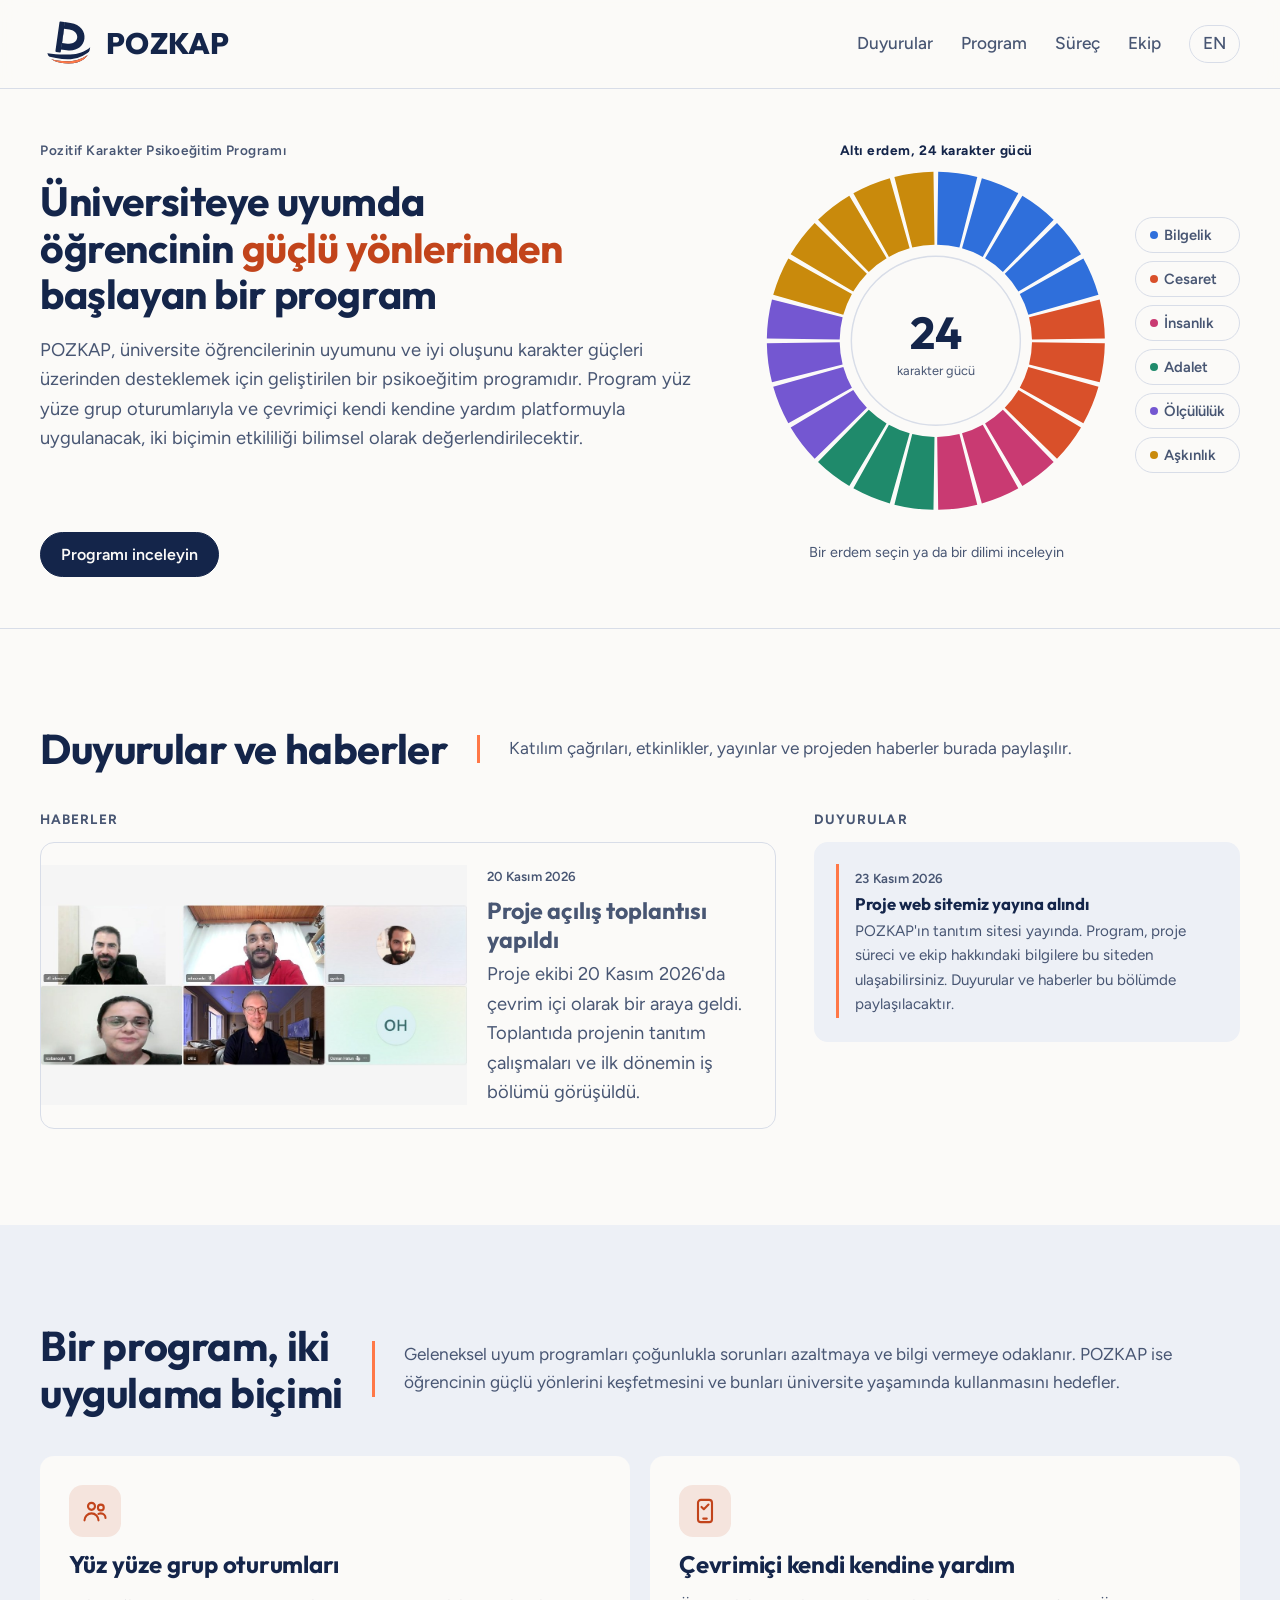
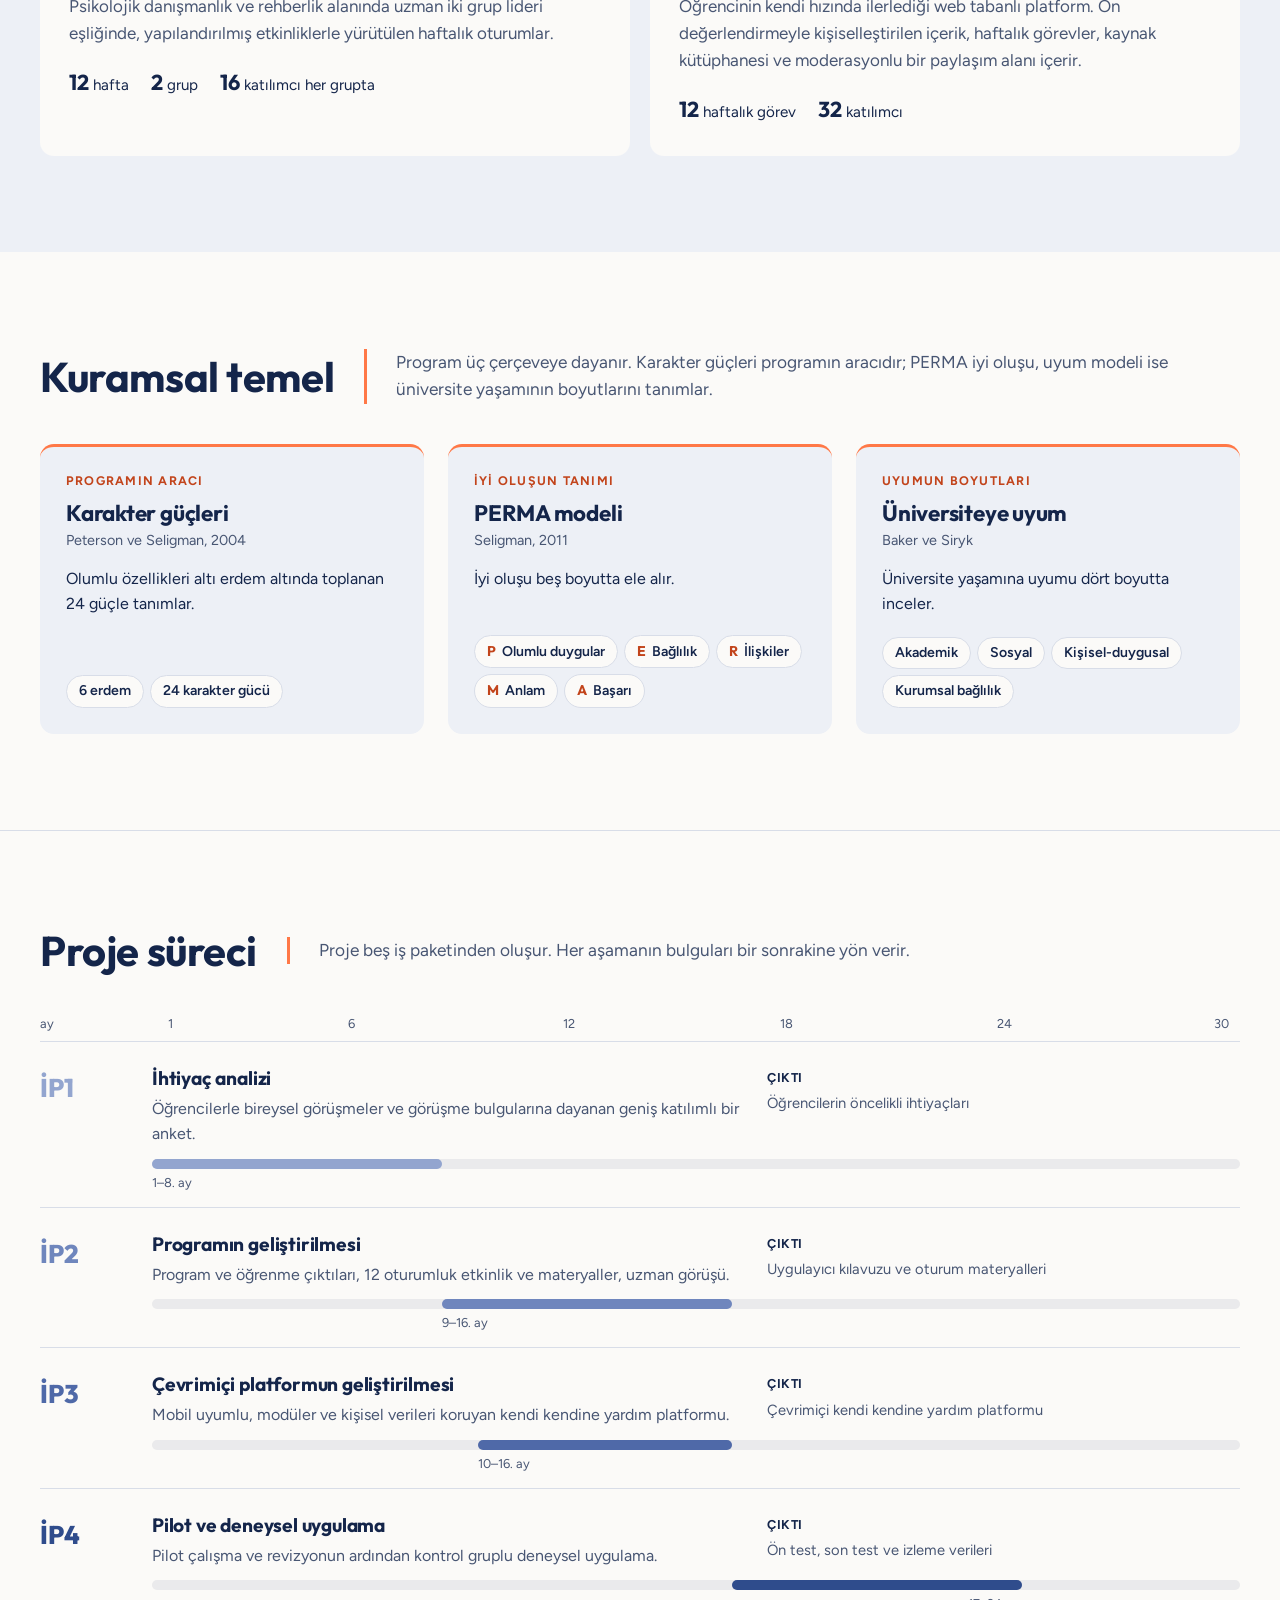
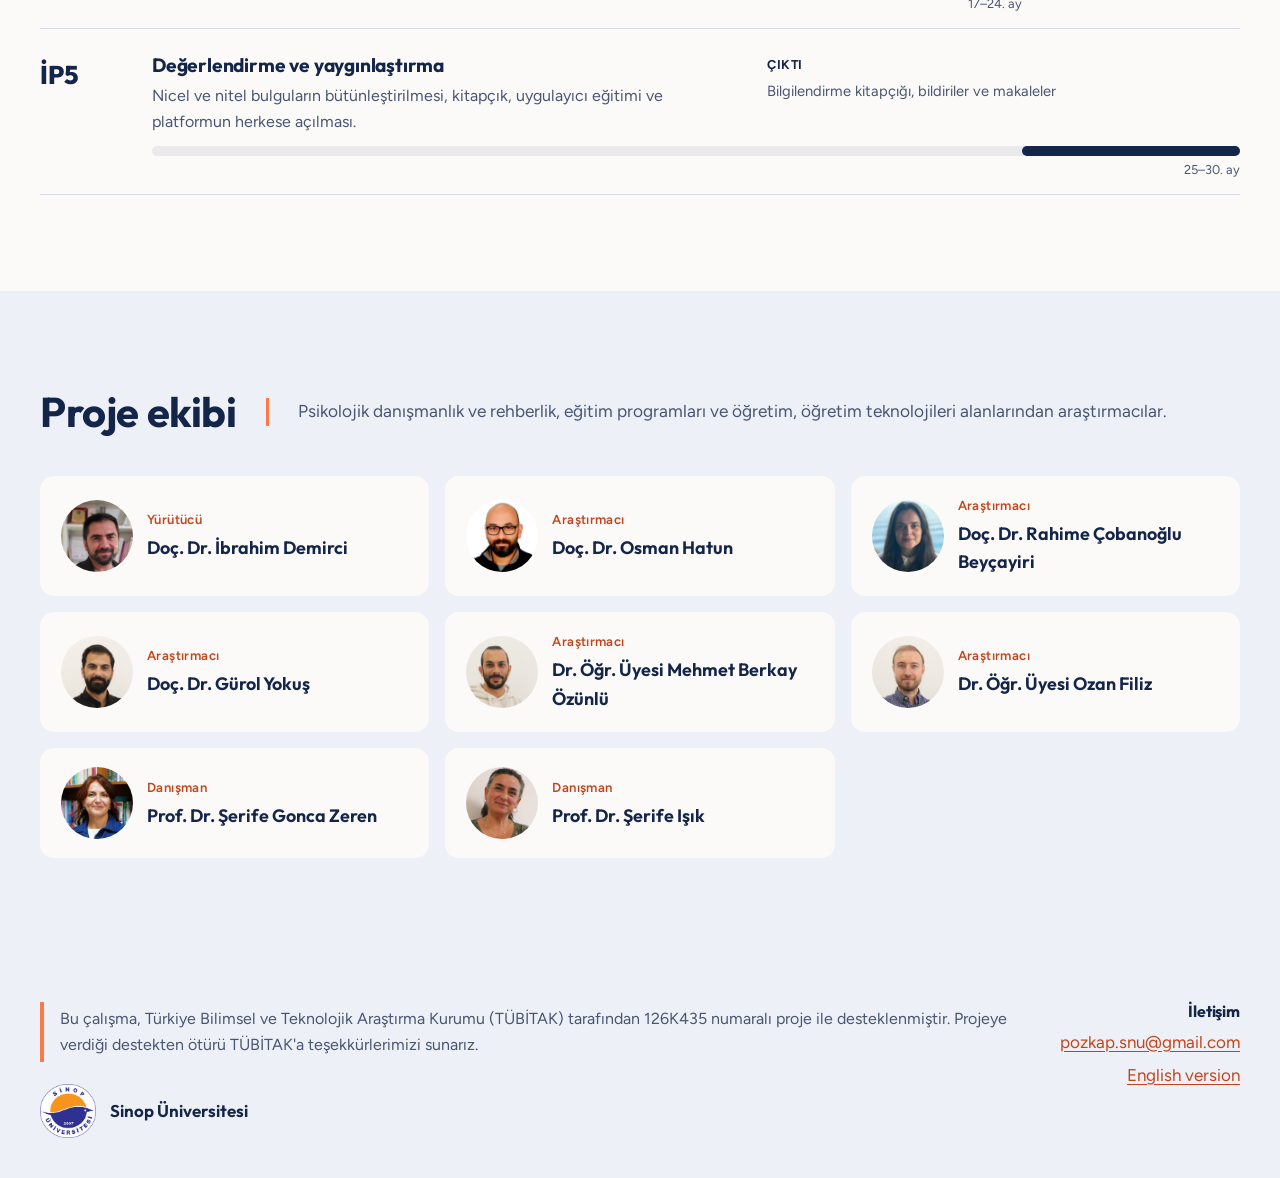
<file: index.html>
<!doctype html>
<html lang="tr">
<head>
<meta charset="utf-8">
<script>document.documentElement.classList.add("js")</script>
<meta name="viewport" content="width=device-width, initial-scale=1">
<title>POZKAP | Pozitif Karakter Psikoeğitim Programı</title>
<meta name="description" content="Üniversite öğrencilerinin uyumunu ve iyi oluşunu karakter güçleriyle destekleyen, yüz yüze ve çevrimiçi uygulanan psikoeğitim programı. Sinop Üniversitesi, TÜBİTAK 3501 projesi.">
<meta property="og:description" content="Üniversite öğrencilerinin uyumunu ve iyi oluşunu karakter güçleriyle destekleyen, yüz yüze ve çevrimiçi uygulanan psikoeğitim programı. Sinop Üniversitesi, TÜBİTAK 3501 projesi.">
<link rel="alternate" hreflang="en" href="en/">
<link rel="preconnect" href="https://fonts.googleapis.com">
<link rel="preconnect" href="https://fonts.gstatic.com" crossorigin>
<link href="https://fonts.googleapis.com/css2?family=Outfit:wght@500;600;700;800&family=Figtree:wght@400;500;600&display=swap" rel="stylesheet">
<link rel="stylesheet" href="style.css?v=15">
<meta name="theme-color" content="#fbfaf8" media="(prefers-color-scheme: light)">
<meta name="theme-color" content="#0f1b33" media="(prefers-color-scheme: dark)">
<meta property="og:type" content="website">
<meta property="og:title" content="POZKAP | Pozitif Karakter Psikoeğitim Programı">
<meta property="og:url" content="https://pozkap.github.io/">
<meta property="og:image" content="https://pozkap.github.io/assets/og.png?v=2">
<meta name="twitter:card" content="summary_large_image">
<link rel="icon" href="favicon.svg" type="image/svg+xml">
</head>
<body>
<a class="skip" href="#icerik">İçeriğe geç</a>

<header class="top">
  <div class="wrap">
    <a class="brand" href="#" aria-label="POZKAP ana sayfa">
      <svg class="brand-mark" viewBox="-170 -170 340 340" aria-hidden="true"><defs><mask id="bm" maskUnits="userSpaceOnUse" x="-170" y="-170" width="340" height="340"><rect x="-170" y="-170" width="340" height="340" fill="#fff"/><path d="M-150,84 C-70,112 -14,114 24,112 C72,110 112,94 166,44" fill="none" stroke="#000" stroke-width="12"/></mask><clipPath id="bc"><path d="M-150,84 C-70,112 -14,114 24,112 C72,110 112,94 166,44 L166,170 L-150,170Z"/></clipPath></defs>
<g transform="translate(0,-10)"><g fill="currentColor" transform="rotate(8 -57 64)"><rect x="-74" y="-132" width="34" height="194" rx="5"/><path fill-rule="evenodd" d="M-42,-132 H-4 C58,-132 96,-93 96,-45 C96,3 58,42 -4,42 H-42 Z M-40,-90 H-6 C28,-90 50,-70 50,-45 C50,-20 28,0 -6,0 H-40 Z"/></g><path mask="url(#bm)" d="M-124,68 C-80,76 -30,78 20,76 C70,74 112,60 146,30 C138,96 92,132 10,132 C-62,132 -110,112 -124,68 Z" fill="currentColor"/><g clip-path="url(#bc)"><path mask="url(#bm)" d="M-124,68 C-80,76 -30,78 20,76 C70,74 112,60 146,30 C138,96 92,132 10,132 C-62,132 -110,112 -124,68 Z" fill="#ff7847"/></g></g></svg>
      POZKAP
    </a>
    <nav aria-label="Ana menü">
      <a href="#duyurular" class="hide-sm">Duyurular</a>
      <a href="#program">Program</a>
      <a href="#surec" class="hide-sm">Süreç</a>
      <a href="#ekip">Ekip</a>
      <a class="lang" href="en/" lang="en" hreflang="en">EN</a>
    </nav>
  </div>
</header>

<main id="icerik">
  <section class="hero">
    <div class="wrap">
      <div>
        <p class="eyebrow">Pozitif Karakter Psikoeğitim Programı</p>
        <h1>Üniversiteye uyumda öğrencinin <em>güçlü yönlerinden</em> başlayan bir program</h1>
        <p class="lead">POZKAP, üniversite öğrencilerinin uyumunu ve iyi oluşunu karakter güçleri üzerinden desteklemek için geliştirilen bir psikoeğitim programıdır. Program yüz yüze grup oturumlarıyla ve çevrimiçi kendi kendine yardım platformuyla uygulanacak, iki biçimin etkililiği bilimsel olarak değerlendirilecektir.</p>
        <div class="cta-row">
          <a class="btn primary" href="#program">Programı inceleyin</a>
        </div>
      </div>

      <figure class="strengths" aria-labelledby="guc-baslik">
        <div class="strengths-head">
          <strong id="guc-baslik">Altı erdem, 24 karakter gücü</strong>
        </div>
        <div class="wheel-wrap"><div class="wheel-center" aria-live="polite"><b class="big">24</b><span>karakter gücü</span></div></div>
        <ul class="field" id="field">
          <li class="bilgelik">Yaratıcılık</li><li class="bilgelik">Merak</li><li class="bilgelik">Açık fikirlilik</li><li class="bilgelik">Öğrenme sevgisi</li><li class="bilgelik">Bakış açısı</li>
          <li class="cesaret">Cesaret</li><li class="cesaret">Azim</li><li class="cesaret">Dürüstlük</li><li class="cesaret">Zindelik</li>
          <li class="insanlik">Sevgi</li><li class="insanlik">İyilikseverlik</li><li class="insanlik">Sosyal zekâ</li>
          <li class="adalet">Takım çalışması</li><li class="adalet">Hakkaniyet</li><li class="adalet">Liderlik</li>
          <li class="olculuk">Affedicilik</li><li class="olculuk">Alçakgönüllülük</li><li class="olculuk">İhtiyatlılık</li><li class="olculuk">Öz düzenleme</li>
          <li class="askinlik">Güzelliği takdir</li><li class="askinlik">Şükran</li><li class="askinlik">Umut</li><li class="askinlik">Mizah</li><li class="askinlik">Maneviyat</li>
        </ul>
        <ul class="virtues" aria-label="Erdeme göre vurgula">
          <li><button type="button" class="bilgelik" data-v="bilgelik" aria-pressed="false">Bilgelik</button></li>
          <li><button type="button" class="cesaret" data-v="cesaret" aria-pressed="false">Cesaret</button></li>
          <li><button type="button" class="insanlik" data-v="insanlik" aria-pressed="false">İnsanlık</button></li>
          <li><button type="button" class="adalet" data-v="adalet" aria-pressed="false">Adalet</button></li>
          <li><button type="button" class="olculuk" data-v="olculuk" aria-pressed="false">Ölçülülük</button></li>
          <li><button type="button" class="askinlik" data-v="askinlik" aria-pressed="false">Aşkınlık</button></li>
        </ul>
        <p class="strengths-hint">Bir erdem seçin ya da bir dilimi inceleyin</p>
      </figure>
    </div>
  </section>

  <section class="section" id="duyurular">
    <div class="wrap">
      <div class="section-head reveal">
        <h2>Duyurular ve haberler</h2>
        <p>Katılım çağrıları, etkinlikler, yayınlar ve projeden haberler burada paylaşılır.</p>
      </div>
      <div class="feed" id="feed" data-src="icerik.json" data-more="Ayrıntı" data-news-empty="Henüz haber yok. Projeden haberler ve fotoğraflar burada yer alacak." data-notes-empty="Henüz duyuru yok.">
        <div class="feed-news">
          <h3 class="feed-title">Haberler</h3>
          <ul class="news-list" id="news-list"><li class="news-empty">Henüz haber yok. Projeden haberler ve fotoğraflar burada yer alacak.</li></ul>
        </div>
        <aside class="feed-notes" aria-labelledby="notes-title">
          <h3 class="feed-title" id="notes-title">Duyurular</h3>
          <ul class="note-list" id="note-list">
            <li><time datetime="2026-11-23">23 Kasım 2026</time><strong>Proje web sitemiz yayına alındı</strong><p>POZKAP'ın tanıtım sitesi yayında. Program, proje süreci ve ekip hakkındaki bilgilere bu siteden ulaşabilirsiniz. Duyurular ve haberler bu bölümde paylaşılacaktır.</p></li>
          </ul>
        </aside>
      </div>
    </div>
  </section>

  <section class="section tint" id="program">
    <div class="wrap">
      <div class="section-head reveal">
        <h2>Bir program, iki uygulama biçimi</h2>
        <p>Geleneksel uyum programları çoğunlukla sorunları azaltmaya ve bilgi vermeye odaklanır. POZKAP ise öğrencinin güçlü yönlerini keşfetmesini ve bunları üniversite yaşamında kullanmasını hedefler.</p>
      </div>
      <div class="formats reveal">
        <article class="format">
          <div class="format-icon" aria-hidden="true"><svg viewBox="0 0 24 24" fill="none" stroke="currentColor" stroke-width="1.8" stroke-linecap="round" stroke-linejoin="round"><circle cx="9" cy="8" r="3"/><circle cx="17" cy="9" r="2.5"/><path d="M3 20c0-3.3 2.7-6 6-6s6 2.7 6 6"/><path d="M15 14.5c.6-.3 1.3-.5 2-.5 2.2 0 4 1.8 4 4"/></svg></div>
          <h3>Yüz yüze grup oturumları</h3>
          <p>Psikolojik danışmanlık ve rehberlik alanında uzman iki grup lideri eşliğinde, yapılandırılmış etkinliklerle yürütülen haftalık oturumlar.</p>
          <ul class="facts">
            <li><b>12</b>hafta</li>
            <li><b>2</b>grup</li>
            <li><b>16</b>katılımcı her grupta</li>
          </ul>
        </article>
        <article class="format">
          <div class="format-icon" aria-hidden="true"><svg viewBox="0 0 24 24" fill="none" stroke="currentColor" stroke-width="1.8" stroke-linecap="round" stroke-linejoin="round"><rect x="6" y="2.5" width="12" height="19" rx="2.5"/><path d="M10.5 18.5h3"/><path d="M9 8.5l2 2 4-4"/></svg></div>
          <h3>Çevrimiçi kendi kendine yardım</h3>
          <p>Öğrencinin kendi hızında ilerlediği web tabanlı platform. Ön değerlendirmeyle kişiselleştirilen içerik, haftalık görevler, kaynak kütüphanesi ve moderasyonlu bir paylaşım alanı içerir.</p>
          <ul class="facts">
            <li><b>12</b>haftalık görev</li>
            <li><b>32</b>katılımcı</li>
          </ul>
        </article>
      </div>
    </div>
  </section>

  <section class="section" id="temel">
    <div class="wrap">
      <div class="section-head reveal">
        <h2>Kuramsal temel</h2>
        <p>Program üç çerçeveye dayanır. Karakter güçleri programın aracıdır; PERMA iyi oluşu, uyum modeli ise üniversite yaşamının boyutlarını tanımlar.</p>
      </div>
      <div class="basis reveal">
        <article class="basis-card">
          <p class="basis-role">Programın aracı</p>
          <h3>Karakter güçleri</h3>
          <p class="basis-src">Peterson ve Seligman, 2004</p>
          <p class="basis-text">Olumlu özellikleri altı erdem altında toplanan 24 güçle tanımlar.</p>
          <ul class="basis-dims"><li>6 erdem</li><li>24 karakter gücü</li></ul>
        </article>
        <article class="basis-card">
          <p class="basis-role">İyi oluşun tanımı</p>
          <h3>PERMA modeli</h3>
          <p class="basis-src">Seligman, 2011</p>
          <p class="basis-text">İyi oluşu beş boyutta ele alır.</p>
          <ul class="basis-dims"><li><b>P</b> Olumlu duygular</li><li><b>E</b> Bağlılık</li><li><b>R</b> İlişkiler</li><li><b>M</b> Anlam</li><li><b>A</b> Başarı</li></ul>
        </article>
        <article class="basis-card">
          <p class="basis-role">Uyumun boyutları</p>
          <h3>Üniversiteye uyum</h3>
          <p class="basis-src">Baker ve Siryk</p>
          <p class="basis-text">Üniversite yaşamına uyumu dört boyutta inceler.</p>
          <ul class="basis-dims"><li>Akademik</li><li>Sosyal</li><li>Kişisel-duygusal</li><li>Kurumsal bağlılık</li></ul>
        </article>
      </div>
    </div>
  </section>

  <section class="section" id="surec">
    <div class="wrap">
      <div class="section-head reveal">
        <h2>Proje süreci</h2>
        <p>Proje beş iş paketinden oluşur. Her aşamanın bulguları bir sonrakine yön verir.</p>
      </div>
      <div class="months" aria-hidden="true"><span>ay</span><div class="scale"><span style="left:1.67%">1</span><span style="left:18.33%">6</span><span style="left:38.33%">12</span><span style="left:58.33%">18</span><span style="left:78.33%">24</span><span style="left:98.33%">30</span></div></div>
      <ol class="steps">
        <li class="reveal">
          <div><h3>İhtiyaç analizi</h3><p>Öğrencilerle bireysel görüşmeler ve görüşme bulgularına dayanan geniş katılımlı bir anket.</p></div>
          <p class="out"><b>ÇIKTI</b>Öğrencilerin öncelikli ihtiyaçları</p>
          <div class="bar" style="--s:1;--e:8"><i></i><em>1–8. ay</em></div>
        </li>
        <li class="reveal">
          <div><h3>Programın geliştirilmesi</h3><p>Program ve öğrenme çıktıları, 12 oturumluk etkinlik ve materyaller, uzman görüşü.</p></div>
          <p class="out"><b>ÇIKTI</b>Uygulayıcı kılavuzu ve oturum materyalleri</p>
          <div class="bar" style="--s:9;--e:16"><i></i><em>9–16. ay</em></div>
        </li>
        <li class="reveal">
          <div><h3>Çevrimiçi platformun geliştirilmesi</h3><p>Mobil uyumlu, modüler ve kişisel verileri koruyan kendi kendine yardım platformu.</p></div>
          <p class="out"><b>ÇIKTI</b>Çevrimiçi kendi kendine yardım platformu</p>
          <div class="bar" style="--s:10;--e:16"><i></i><em>10–16. ay</em></div>
        </li>
        <li class="reveal">
          <div><h3>Pilot ve deneysel uygulama</h3><p>Pilot çalışma ve revizyonun ardından kontrol gruplu deneysel uygulama.</p></div>
          <p class="out"><b>ÇIKTI</b>Ön test, son test ve izleme verileri</p>
          <div class="bar end" style="--s:17;--e:24"><i></i><em>17–24. ay</em></div>
        </li>
        <li class="reveal">
          <div><h3>Değerlendirme ve yaygınlaştırma</h3><p>Nicel ve nitel bulguların bütünleştirilmesi, kitapçık, uygulayıcı eğitimi ve platformun herkese açılması.</p></div>
          <p class="out"><b>ÇIKTI</b>Bilgilendirme kitapçığı, bildiriler ve makaleler</p>
          <div class="bar end" style="--s:25;--e:30"><i></i><em>25–30. ay</em></div>
        </li>
      </ol>
    </div>
  </section>

  <section class="section tint" id="ekip">
    <div class="wrap">
      <div class="section-head reveal">
        <h2>Proje ekibi</h2>
        <p>Psikolojik danışmanlık ve rehberlik, eğitim programları ve öğretim, öğretim teknolojileri alanlarından araştırmacılar.</p>
      </div>
      <ul class="team reveal">
        <li class="lead-card"><img class="avatar" src="assets/ekip/demirci.jpg" alt="" width="72" height="72" loading="lazy"><div><div class="role">Yürütücü</div><div class="name">Doç. Dr. İbrahim Demirci</div></div></li>
        <li><img class="avatar" src="assets/ekip/hatun.jpg" alt="" width="72" height="72" loading="lazy"><div><div class="role">Araştırmacı</div><div class="name">Doç. Dr. Osman Hatun</div></div></li>
        <li><img class="avatar" src="assets/ekip/cobanoglu.jpg" alt="" width="72" height="72" loading="lazy"><div><div class="role">Araştırmacı</div><div class="name">Doç. Dr. Rahime Çobanoğlu Beyçayiri</div></div></li>
        <li><img class="avatar" src="assets/ekip/yokus.jpg" alt="" width="72" height="72" loading="lazy"><div><div class="role">Araştırmacı</div><div class="name">Doç. Dr. Gürol Yokuş</div></div></li>
        <li><img class="avatar" src="assets/ekip/ozunlu.jpg" alt="" width="72" height="72" loading="lazy"><div><div class="role">Araştırmacı</div><div class="name">Dr. Öğr. Üyesi Mehmet Berkay Özünlü</div></div></li>
        <li><img class="avatar" src="assets/ekip/filiz.jpg" alt="" width="72" height="72" loading="lazy"><div><div class="role">Araştırmacı</div><div class="name">Dr. Öğr. Üyesi Ozan Filiz</div></div></li>
        <li><img class="avatar" src="assets/ekip/zeren.jpg" alt="" width="72" height="72" loading="lazy"><div><div class="role">Danışman</div><div class="name">Prof. Dr. Şerife Gonca Zeren</div></div></li>
        <li><img class="avatar" src="assets/ekip/isik.jpg" alt="" width="72" height="72" loading="lazy"><div><div class="role">Danışman</div><div class="name">Prof. Dr. Şerife Işık</div></div></li>
      </ul>
    </div>
  </section>

</main>

<footer class="foot">
  <div class="wrap">
    <div>
      <p class="support">Bu çalışma, Türkiye Bilimsel ve Teknolojik Araştırma Kurumu (TÜBİTAK) tarafından 126K435 numaralı proje ile desteklenmiştir. Projeye verdiği destekten ötürü TÜBİTAK'a teşekkürlerimizi sunarız.</p>
      <div class="org"><img src="assets/sinop-universitesi.png" alt="Sinop Üniversitesi logosu" width="56" height="54"><span>Sinop Üniversitesi</span></div>
    </div>
    <div>
      <h3>İletişim</h3>
      <p><a href="mailto:pozkap.snu@gmail.com">pozkap.snu@gmail.com</a></p>
      <p><a href="en/" lang="en" hreflang="en">English version</a></p>
    </div>
  </div>
</footer>

<a class="to-top" href="#" aria-label="Sayfanın başına dön" hidden><svg viewBox="0 0 24 24" aria-hidden="true"><path d="M12 19V5M5 12l7-7 7 7" fill="none" stroke="currentColor" stroke-width="2.4" stroke-linecap="round" stroke-linejoin="round"/></svg></a>
<script src="site.js?v=14" defer></script>
</body>
</html>
</file>
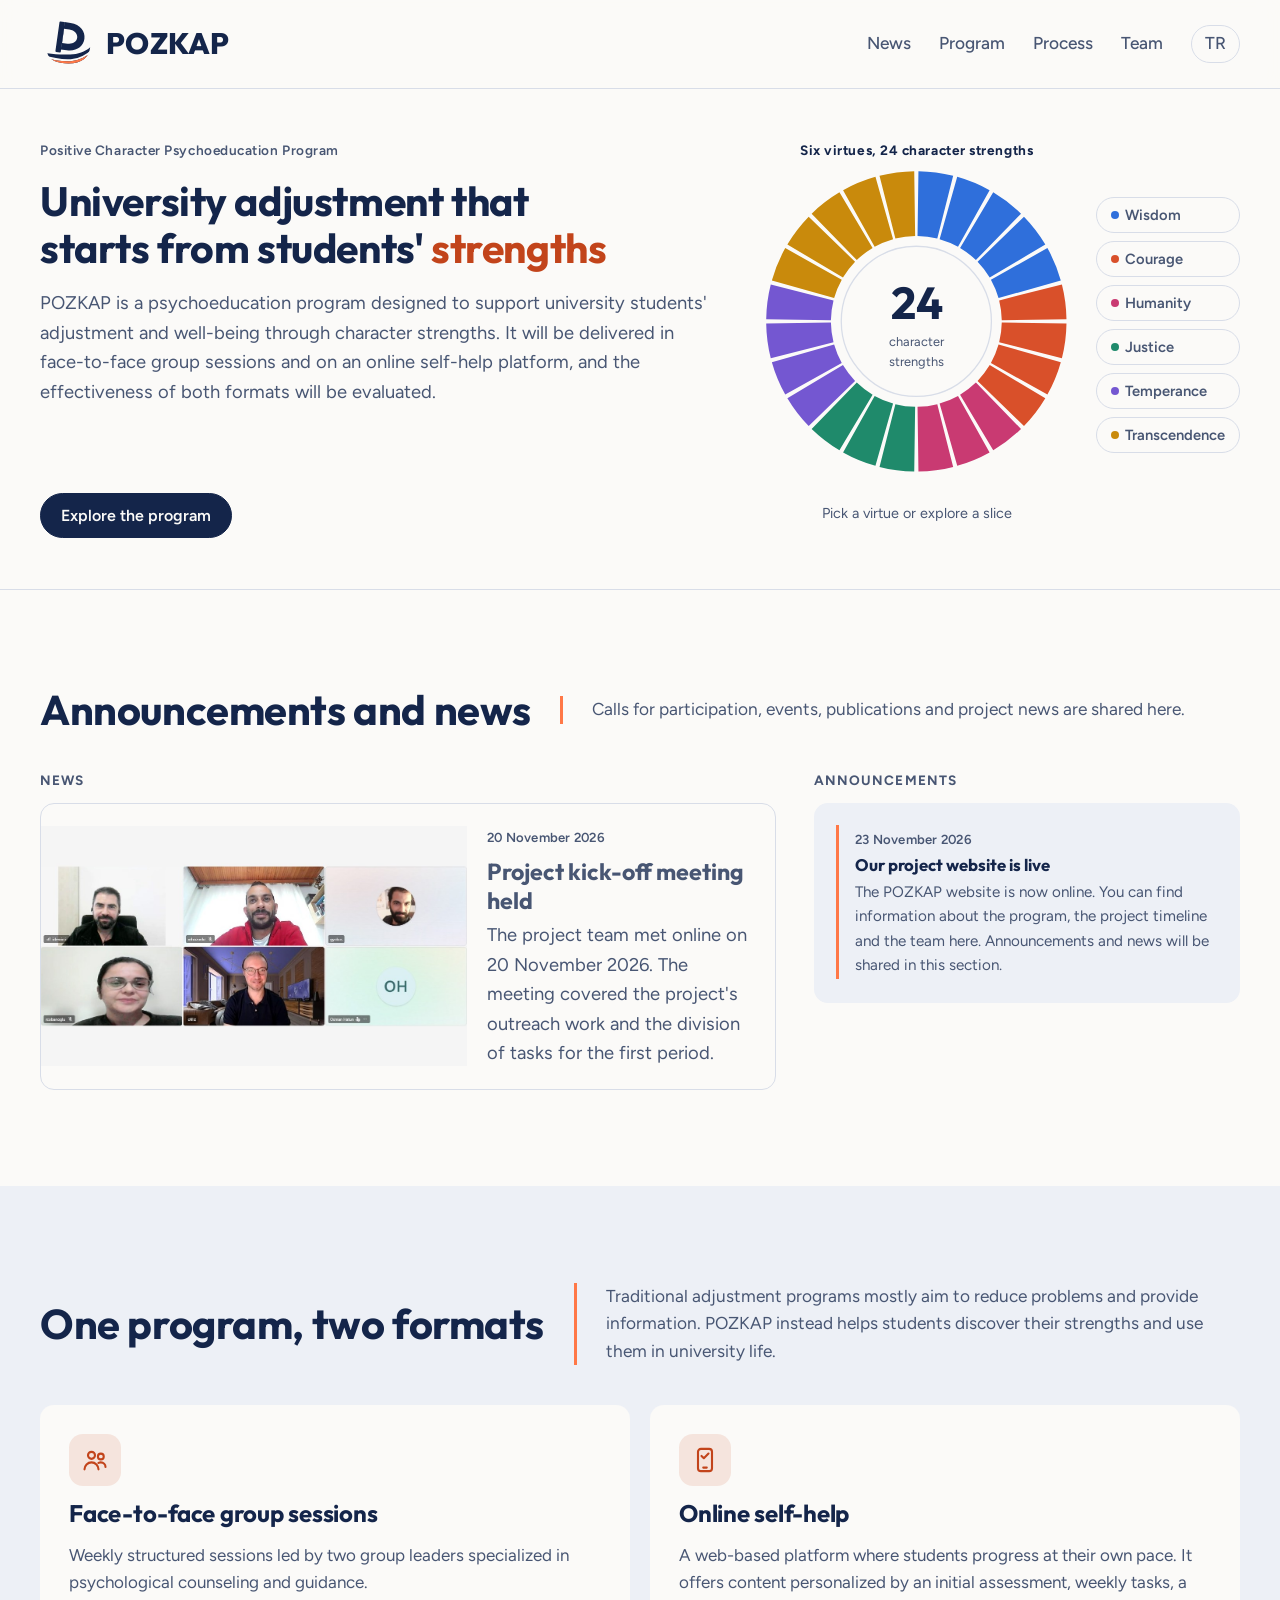
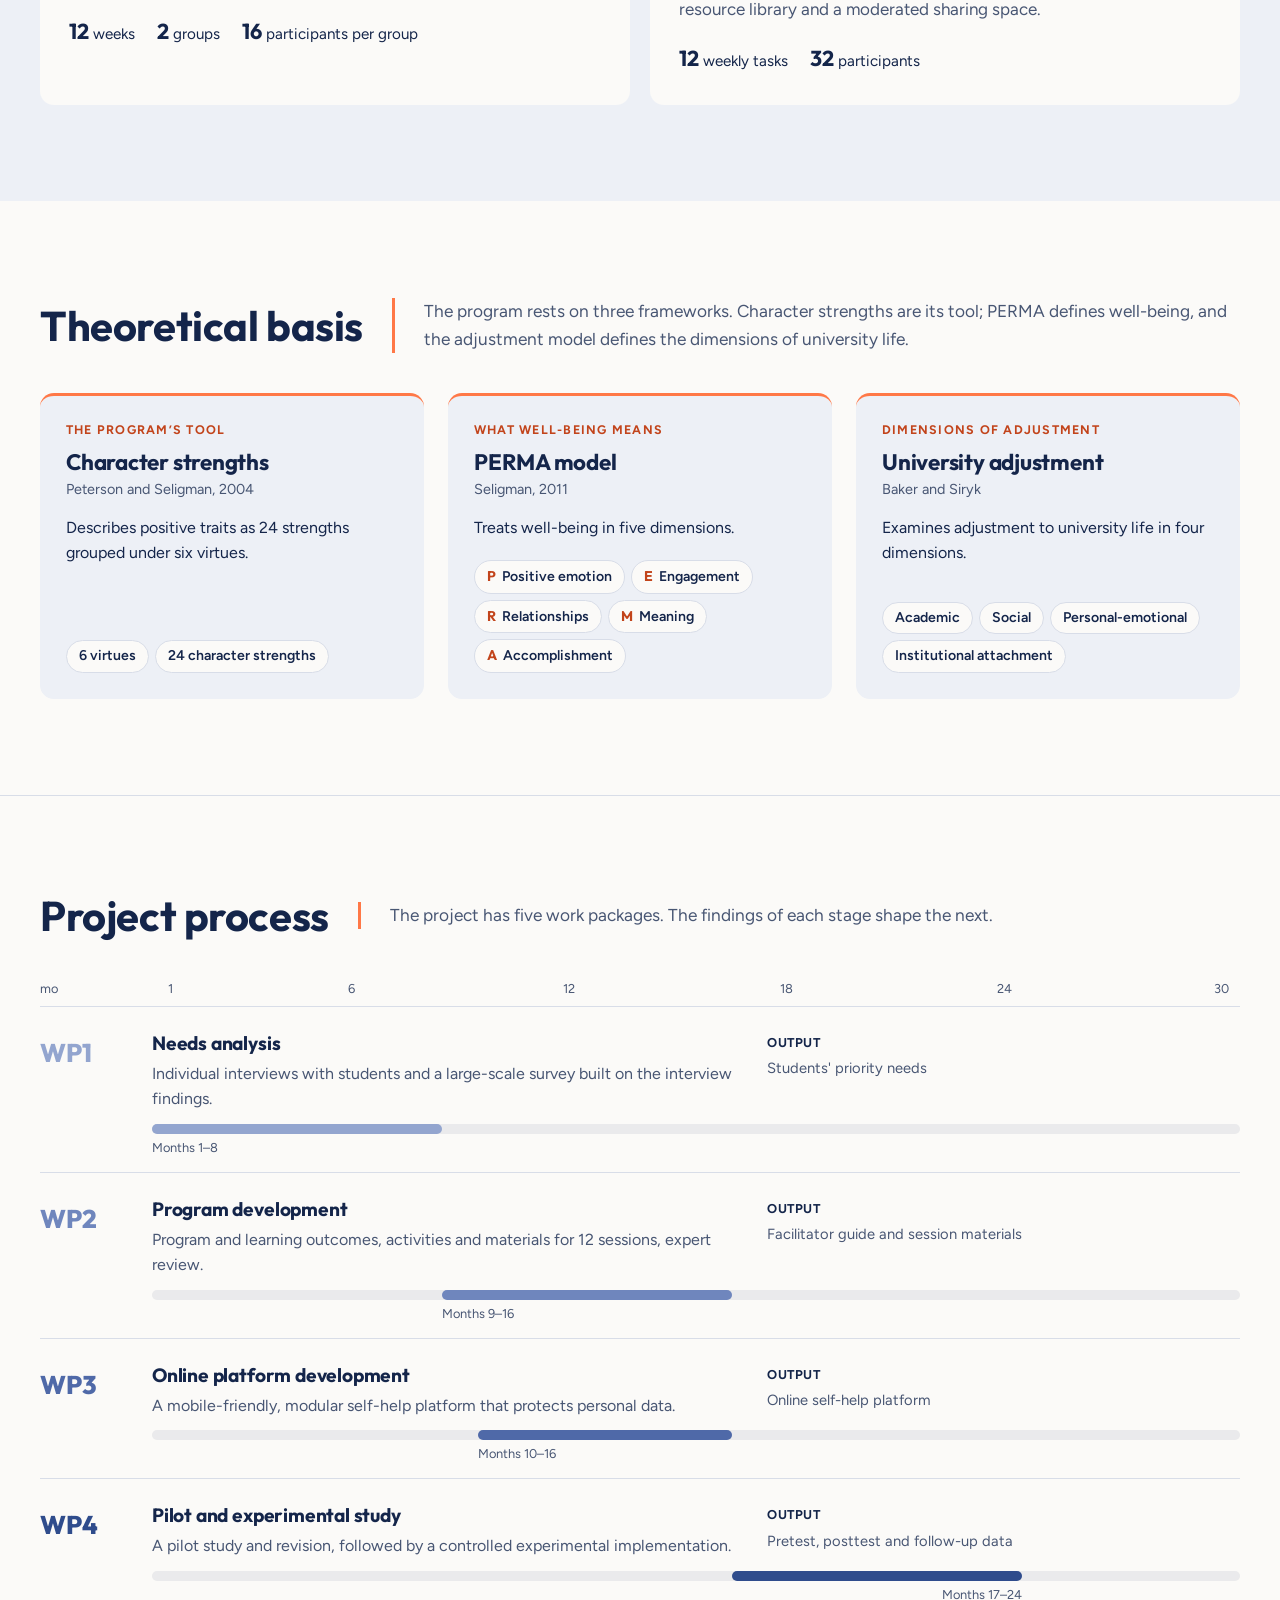
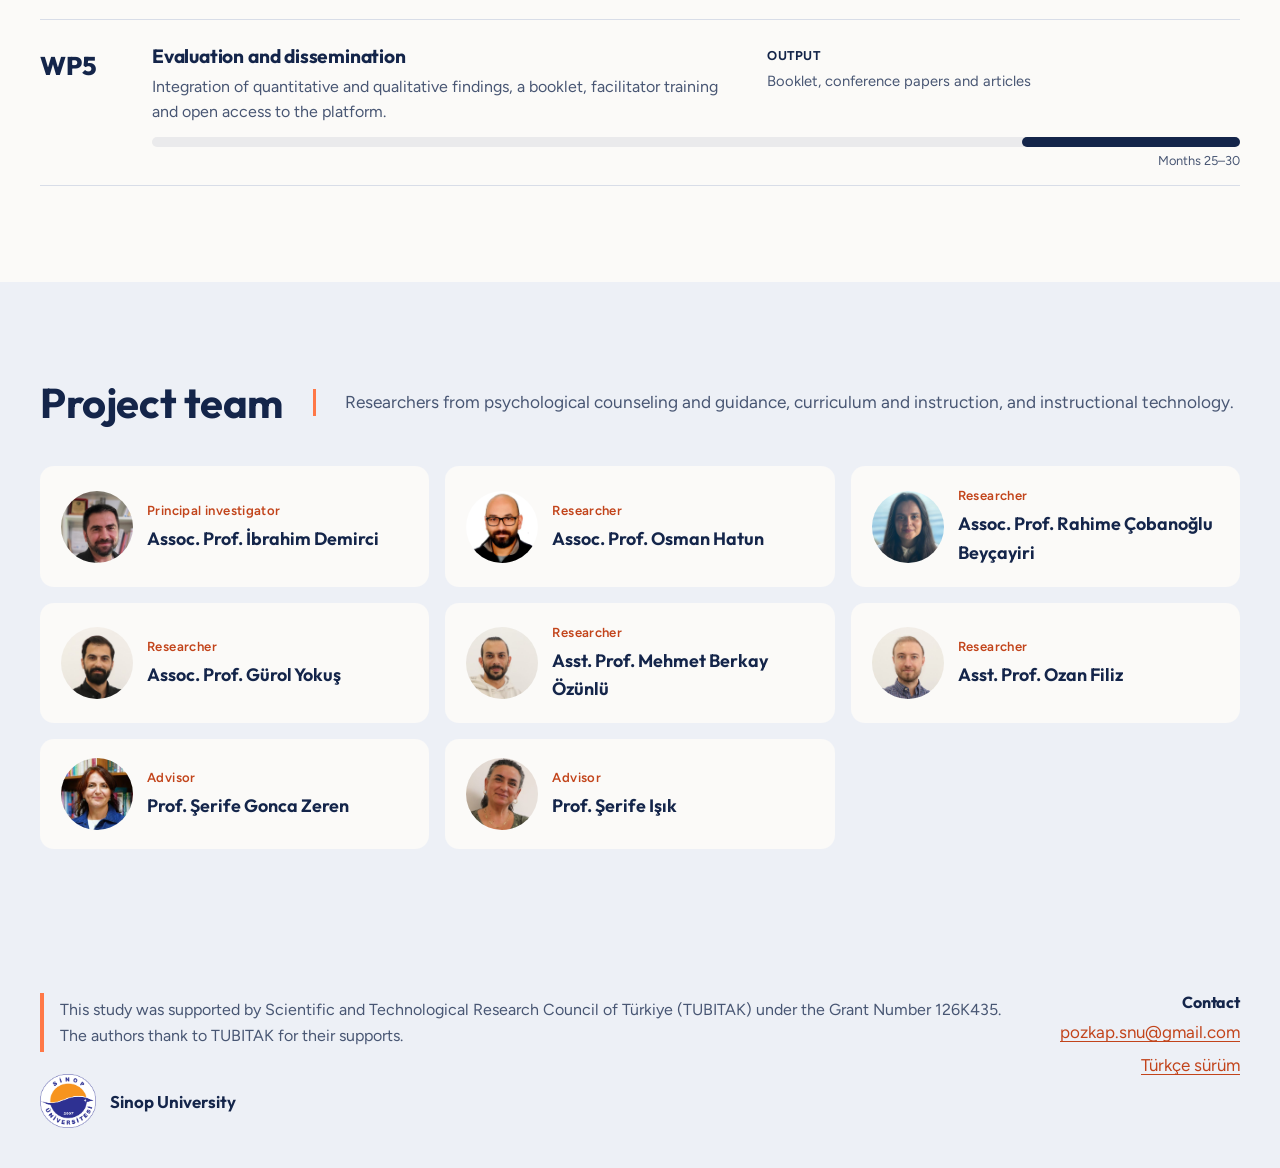
<file: en/index.html>
<!doctype html>
<html lang="en">
<head>
<meta charset="utf-8">
<script>document.documentElement.classList.add("js")</script>
<meta name="viewport" content="width=device-width, initial-scale=1">
<title>POZKAP | Positive Character Psychoeducation Program</title>
<meta name="description" content="A psychoeducation program that supports university students' adjustment and well-being through character strengths, delivered face to face and online. Sinop University, TÜBİTAK 3501 project.">
<meta property="og:description" content="A psychoeducation program that supports university students' adjustment and well-being through character strengths, delivered face to face and online. Sinop University, TÜBİTAK 3501 project.">
<link rel="alternate" hreflang="tr" href="../">
<link rel="preconnect" href="https://fonts.googleapis.com">
<link rel="preconnect" href="https://fonts.gstatic.com" crossorigin>
<link href="https://fonts.googleapis.com/css2?family=Outfit:wght@500;600;700;800&family=Figtree:wght@400;500;600&display=swap" rel="stylesheet">
<link rel="stylesheet" href="../style.css?v=15">
<meta name="theme-color" content="#fbfaf8" media="(prefers-color-scheme: light)">
<meta name="theme-color" content="#0f1b33" media="(prefers-color-scheme: dark)">
<meta property="og:type" content="website">
<meta property="og:title" content="POZKAP | Positive Character Psychoeducation Program">
<meta property="og:url" content="https://pozkap.github.io/en/">
<meta property="og:image" content="https://pozkap.github.io/assets/og.png?v=2">
<meta name="twitter:card" content="summary_large_image">
<link rel="icon" href="../favicon.svg" type="image/svg+xml">
</head>
<body>
<a class="skip" href="#content">Skip to content</a>

<header class="top">
  <div class="wrap">
    <a class="brand" href="./" aria-label="POZKAP home">
      <svg class="brand-mark" viewBox="-170 -170 340 340" aria-hidden="true"><defs><mask id="bm" maskUnits="userSpaceOnUse" x="-170" y="-170" width="340" height="340"><rect x="-170" y="-170" width="340" height="340" fill="#fff"/><path d="M-150,84 C-70,112 -14,114 24,112 C72,110 112,94 166,44" fill="none" stroke="#000" stroke-width="12"/></mask><clipPath id="bc"><path d="M-150,84 C-70,112 -14,114 24,112 C72,110 112,94 166,44 L166,170 L-150,170Z"/></clipPath></defs>
<g transform="translate(0,-10)"><g fill="currentColor" transform="rotate(8 -57 64)"><rect x="-74" y="-132" width="34" height="194" rx="5"/><path fill-rule="evenodd" d="M-42,-132 H-4 C58,-132 96,-93 96,-45 C96,3 58,42 -4,42 H-42 Z M-40,-90 H-6 C28,-90 50,-70 50,-45 C50,-20 28,0 -6,0 H-40 Z"/></g><path mask="url(#bm)" d="M-124,68 C-80,76 -30,78 20,76 C70,74 112,60 146,30 C138,96 92,132 10,132 C-62,132 -110,112 -124,68 Z" fill="currentColor"/><g clip-path="url(#bc)"><path mask="url(#bm)" d="M-124,68 C-80,76 -30,78 20,76 C70,74 112,60 146,30 C138,96 92,132 10,132 C-62,132 -110,112 -124,68 Z" fill="#ff7847"/></g></g></svg>
      POZKAP
    </a>
    <nav aria-label="Main menu">
      <a href="#news" class="hide-sm">News</a>
      <a href="#program">Program</a>
      <a href="#process" class="hide-sm">Process</a>
      <a href="#team">Team</a>
      <a class="lang" href="../" lang="tr" hreflang="tr">TR</a>
    </nav>
  </div>
</header>

<main id="content">
  <section class="hero">
    <div class="wrap">
      <div>
        <p class="eyebrow">Positive Character Psychoeducation Program</p>
        <h1>University adjustment that starts from students' <em>strengths</em></h1>
        <p class="lead">POZKAP is a psychoeducation program designed to support university students' adjustment and well-being through character strengths. It will be delivered in face-to-face group sessions and on an online self-help platform, and the effectiveness of both formats will be evaluated.</p>
        <div class="cta-row">
          <a class="btn primary" href="#program">Explore the program</a>
        </div>
      </div>

      <figure class="strengths" aria-labelledby="s-title">
        <div class="strengths-head">
          <strong id="s-title">Six virtues, 24 character strengths</strong>
        </div>
        <div class="wheel-wrap"><div class="wheel-center" aria-live="polite"><b class="big">24</b><span>character strengths</span></div></div>
        <ul class="field" id="field">
          <li class="bilgelik">Creativity</li><li class="bilgelik">Curiosity</li><li class="bilgelik">Judgment</li><li class="bilgelik">Love of learning</li><li class="bilgelik">Perspective</li>
          <li class="cesaret">Bravery</li><li class="cesaret">Perseverance</li><li class="cesaret">Honesty</li><li class="cesaret">Zest</li>
          <li class="insanlik">Love</li><li class="insanlik">Kindness</li><li class="insanlik">Social intelligence</li>
          <li class="adalet">Teamwork</li><li class="adalet">Fairness</li><li class="adalet">Leadership</li>
          <li class="olculuk">Forgiveness</li><li class="olculuk">Humility</li><li class="olculuk">Prudence</li><li class="olculuk">Self-regulation</li>
          <li class="askinlik">Appreciation of beauty</li><li class="askinlik">Gratitude</li><li class="askinlik">Hope</li><li class="askinlik">Humor</li><li class="askinlik">Spirituality</li>
        </ul>
        <ul class="virtues" aria-label="Highlight by virtue">
          <li><button type="button" class="bilgelik" data-v="bilgelik" aria-pressed="false">Wisdom</button></li>
          <li><button type="button" class="cesaret" data-v="cesaret" aria-pressed="false">Courage</button></li>
          <li><button type="button" class="insanlik" data-v="insanlik" aria-pressed="false">Humanity</button></li>
          <li><button type="button" class="adalet" data-v="adalet" aria-pressed="false">Justice</button></li>
          <li><button type="button" class="olculuk" data-v="olculuk" aria-pressed="false">Temperance</button></li>
          <li><button type="button" class="askinlik" data-v="askinlik" aria-pressed="false">Transcendence</button></li>
        </ul>
        <p class="strengths-hint">Pick a virtue or explore a slice</p>
      </figure>
    </div>
  </section>

  <section class="section" id="news">
    <div class="wrap">
      <div class="section-head reveal">
        <h2>Announcements and news</h2>
        <p>Calls for participation, events, publications and project news are shared here.</p>
      </div>
      <div class="feed" id="feed" data-src="../icerik.json" data-more="Details" data-news-empty="No news yet. Project news and photos will appear here." data-notes-empty="No announcements yet.">
        <div class="feed-news">
          <h3 class="feed-title">News</h3>
          <ul class="news-list" id="news-list"><li class="news-empty">No news yet. Project news and photos will appear here.</li></ul>
        </div>
        <aside class="feed-notes" aria-labelledby="notes-title">
          <h3 class="feed-title" id="notes-title">Announcements</h3>
          <ul class="note-list" id="note-list">
            <li><time datetime="2026-11-23">23 November 2026</time><strong>Our project website is live</strong><p>The POZKAP website is now online. You can find information about the program, the project timeline and the team here. Announcements and news will be shared in this section.</p></li>
          </ul>
        </aside>
      </div>
    </div>
  </section>

  <section class="section tint" id="program">
    <div class="wrap">
      <div class="section-head reveal">
        <h2>One program, two formats</h2>
        <p>Traditional adjustment programs mostly aim to reduce problems and provide information. POZKAP instead helps students discover their strengths and use them in university life.</p>
      </div>
      <div class="formats reveal">
        <article class="format">
          <div class="format-icon" aria-hidden="true"><svg viewBox="0 0 24 24" fill="none" stroke="currentColor" stroke-width="1.8" stroke-linecap="round" stroke-linejoin="round"><circle cx="9" cy="8" r="3"/><circle cx="17" cy="9" r="2.5"/><path d="M3 20c0-3.3 2.7-6 6-6s6 2.7 6 6"/><path d="M15 14.5c.6-.3 1.3-.5 2-.5 2.2 0 4 1.8 4 4"/></svg></div>
          <h3>Face-to-face group sessions</h3>
          <p>Weekly structured sessions led by two group leaders specialized in psychological counseling and guidance.</p>
          <ul class="facts">
            <li><b>12</b>weeks</li>
            <li><b>2</b>groups</li>
            <li><b>16</b>participants per group</li>
          </ul>
        </article>
        <article class="format">
          <div class="format-icon" aria-hidden="true"><svg viewBox="0 0 24 24" fill="none" stroke="currentColor" stroke-width="1.8" stroke-linecap="round" stroke-linejoin="round"><rect x="6" y="2.5" width="12" height="19" rx="2.5"/><path d="M10.5 18.5h3"/><path d="M9 8.5l2 2 4-4"/></svg></div>
          <h3>Online self-help</h3>
          <p>A web-based platform where students progress at their own pace. It offers content personalized by an initial assessment, weekly tasks, a resource library and a moderated sharing space.</p>
          <ul class="facts">
            <li><b>12</b>weekly tasks</li>
            <li><b>32</b>participants</li>
          </ul>
        </article>
      </div>
    </div>
  </section>

  <section class="section" id="basis">
    <div class="wrap">
      <div class="section-head reveal">
        <h2>Theoretical basis</h2>
        <p>The program rests on three frameworks. Character strengths are its tool; PERMA defines well-being, and the adjustment model defines the dimensions of university life.</p>
      </div>
      <div class="basis reveal">
        <article class="basis-card">
          <p class="basis-role">The program’s tool</p>
          <h3>Character strengths</h3>
          <p class="basis-src">Peterson and Seligman, 2004</p>
          <p class="basis-text">Describes positive traits as 24 strengths grouped under six virtues.</p>
          <ul class="basis-dims"><li>6 virtues</li><li>24 character strengths</li></ul>
        </article>
        <article class="basis-card">
          <p class="basis-role">What well-being means</p>
          <h3>PERMA model</h3>
          <p class="basis-src">Seligman, 2011</p>
          <p class="basis-text">Treats well-being in five dimensions.</p>
          <ul class="basis-dims"><li><b>P</b> Positive emotion</li><li><b>E</b> Engagement</li><li><b>R</b> Relationships</li><li><b>M</b> Meaning</li><li><b>A</b> Accomplishment</li></ul>
        </article>
        <article class="basis-card">
          <p class="basis-role">Dimensions of adjustment</p>
          <h3>University adjustment</h3>
          <p class="basis-src">Baker and Siryk</p>
          <p class="basis-text">Examines adjustment to university life in four dimensions.</p>
          <ul class="basis-dims"><li>Academic</li><li>Social</li><li>Personal-emotional</li><li>Institutional attachment</li></ul>
        </article>
      </div>
    </div>
  </section>

  <section class="section" id="process">
    <div class="wrap">
      <div class="section-head reveal">
        <h2>Project process</h2>
        <p>The project has five work packages. The findings of each stage shape the next.</p>
      </div>
      <div class="months" aria-hidden="true"><span>mo</span><div class="scale"><span style="left:1.67%">1</span><span style="left:18.33%">6</span><span style="left:38.33%">12</span><span style="left:58.33%">18</span><span style="left:78.33%">24</span><span style="left:98.33%">30</span></div></div>
      <ol class="steps">
        <li class="reveal">
          <div><h3>Needs analysis</h3><p>Individual interviews with students and a large-scale survey built on the interview findings.</p></div>
          <p class="out"><b>OUTPUT</b>Students' priority needs</p>
          <div class="bar" style="--s:1;--e:8"><i></i><em>Months 1–8</em></div>
        </li>
        <li class="reveal">
          <div><h3>Program development</h3><p>Program and learning outcomes, activities and materials for 12 sessions, expert review.</p></div>
          <p class="out"><b>OUTPUT</b>Facilitator guide and session materials</p>
          <div class="bar" style="--s:9;--e:16"><i></i><em>Months 9–16</em></div>
        </li>
        <li class="reveal">
          <div><h3>Online platform development</h3><p>A mobile-friendly, modular self-help platform that protects personal data.</p></div>
          <p class="out"><b>OUTPUT</b>Online self-help platform</p>
          <div class="bar" style="--s:10;--e:16"><i></i><em>Months 10–16</em></div>
        </li>
        <li class="reveal">
          <div><h3>Pilot and experimental study</h3><p>A pilot study and revision, followed by a controlled experimental implementation.</p></div>
          <p class="out"><b>OUTPUT</b>Pretest, posttest and follow-up data</p>
          <div class="bar end" style="--s:17;--e:24"><i></i><em>Months 17–24</em></div>
        </li>
        <li class="reveal">
          <div><h3>Evaluation and dissemination</h3><p>Integration of quantitative and qualitative findings, a booklet, facilitator training and open access to the platform.</p></div>
          <p class="out"><b>OUTPUT</b>Booklet, conference papers and articles</p>
          <div class="bar end" style="--s:25;--e:30"><i></i><em>Months 25–30</em></div>
        </li>
      </ol>
    </div>
  </section>

  <section class="section tint" id="team">
    <div class="wrap">
      <div class="section-head reveal">
        <h2>Project team</h2>
        <p>Researchers from psychological counseling and guidance, curriculum and instruction, and instructional technology.</p>
      </div>
      <ul class="team reveal">
        <li class="lead-card"><img class="avatar" src="../assets/ekip/demirci.jpg" alt="" width="72" height="72" loading="lazy"><div><div class="role">Principal investigator</div><div class="name">Assoc. Prof. İbrahim Demirci</div></div></li>
        <li><img class="avatar" src="../assets/ekip/hatun.jpg" alt="" width="72" height="72" loading="lazy"><div><div class="role">Researcher</div><div class="name">Assoc. Prof. Osman Hatun</div></div></li>
        <li><img class="avatar" src="../assets/ekip/cobanoglu.jpg" alt="" width="72" height="72" loading="lazy"><div><div class="role">Researcher</div><div class="name">Assoc. Prof. Rahime Çobanoğlu Beyçayiri</div></div></li>
        <li><img class="avatar" src="../assets/ekip/yokus.jpg" alt="" width="72" height="72" loading="lazy"><div><div class="role">Researcher</div><div class="name">Assoc. Prof. Gürol Yokuş</div></div></li>
        <li><img class="avatar" src="../assets/ekip/ozunlu.jpg" alt="" width="72" height="72" loading="lazy"><div><div class="role">Researcher</div><div class="name">Asst. Prof. Mehmet Berkay Özünlü</div></div></li>
        <li><img class="avatar" src="../assets/ekip/filiz.jpg" alt="" width="72" height="72" loading="lazy"><div><div class="role">Researcher</div><div class="name">Asst. Prof. Ozan Filiz</div></div></li>
        <li><img class="avatar" src="../assets/ekip/zeren.jpg" alt="" width="72" height="72" loading="lazy"><div><div class="role">Advisor</div><div class="name">Prof. Şerife Gonca Zeren</div></div></li>
        <li><img class="avatar" src="../assets/ekip/isik.jpg" alt="" width="72" height="72" loading="lazy"><div><div class="role">Advisor</div><div class="name">Prof. Şerife Işık</div></div></li>
      </ul>
    </div>
  </section>

</main>

<footer class="foot">
  <div class="wrap">
    <div>
      <p class="support">This study was supported by Scientific and Technological Research Council of Türkiye (TUBITAK) under the Grant Number 126K435. The authors thank to TUBITAK for their supports.</p>
      <div class="org"><img src="../assets/sinop-universitesi.png" alt="Sinop University logo" width="56" height="54"><span>Sinop University</span></div>
    </div>
    <div>
      <h3>Contact</h3>
      <p><a href="mailto:pozkap.snu@gmail.com">pozkap.snu@gmail.com</a></p>
      <p><a href="../" lang="tr" hreflang="tr">Türkçe sürüm</a></p>
    </div>
  </div>
</footer>

<a class="to-top" href="#" aria-label="Back to top" hidden><svg viewBox="0 0 24 24" aria-hidden="true"><path d="M12 19V5M5 12l7-7 7 7" fill="none" stroke="currentColor" stroke-width="2.4" stroke-linecap="round" stroke-linejoin="round"/></svg></a>
<script src="../site.js?v=14" defer></script>
</body>
</html>
</file>
<file: style.css>
/* POZKAP proje sitesi
   Renkler: altı erdem (Peterson ve Seligman, 2004) birer renk alır.
   Karakter güçleri alanında her güç kendi erdeminin rengini taşır. */

:root {
  --ink: #14254a;
  --ink-soft: #485673;
  --paper: #fbfaf8;
  --panel: #edf0f6;
  --line: #d8dde8;
  --accent: #c2441b;
  --coral: #ff7847;

  --v-bilgelik: #2f6fdb;
  --v-cesaret: #d9502a;
  --v-insanlik: #c93a72;
  --v-adalet: #1f8a6b;
  --v-olculuk: #7457d1;
  --v-askinlik: #c98a0c;

  --display: "Outfit", system-ui, sans-serif;
  --body: "Figtree", system-ui, sans-serif;

  --wrap: 1320px;
  --gutter: clamp(16px, 4vw, 40px);
  --radius: 14px;
}

@media (prefers-color-scheme: dark) {
  :root:not([data-theme="light"]) {
    --ink: #eef1f8;
    --ink-soft: #b3bdd3;
    --paper: #0f1b33;
    --panel: #17274a;
    --line: #2b3c63;
    --accent: #ff9166;
    --coral: #ff7847;
    --v-bilgelik: #6fa0ff;
    --v-cesaret: #ff8a63;
    --v-insanlik: #ff7aab;
    --v-adalet: #4cc9a2;
    --v-olculuk: #a990ff;
    --v-askinlik: #f2bb45;
  }
}

* { box-sizing: border-box; }
html { scroll-behavior: smooth; }
@media (prefers-reduced-motion: reduce) { html { scroll-behavior: auto; } }

body {
  margin: 0;
  background: var(--paper);
  color: var(--ink);
  font-family: var(--body);
  font-size: 1.0625rem;
  line-height: 1.6;
  -webkit-font-smoothing: antialiased;
}

a { color: var(--accent); text-underline-offset: 3px; }
a:focus-visible, button:focus-visible, [tabindex]:focus-visible {
  outline: 3px solid var(--accent);
  outline-offset: 3px;
  border-radius: 6px;
}

.wrap { max-width: var(--wrap); margin: 0 auto; padding: 0 var(--gutter); }

.skip {
  position: absolute; left: -9999px; top: 8px;
  background: var(--ink); color: var(--paper); padding: 8px 14px; border-radius: 8px;
}
.skip:focus { left: 8px; z-index: 10; }

/* Üst bar */
.top {
  position: sticky; top: 0; z-index: 5;
  background: color-mix(in srgb, var(--paper) 88%, transparent);
  backdrop-filter: blur(10px);
  border-bottom: 1px solid var(--line);
}
.top .wrap { display: flex; align-items: center; gap: 28px; min-height: 88px; }
.brand {
  font-family: var(--display); font-weight: 800; font-size: 1.85rem;
  letter-spacing: 0.01em; color: var(--ink); text-decoration: none;
  display: flex; align-items: center; gap: 12px;
}
.brand-mark { width: 54px; height: 54px; flex: none; }
.brand-dots { display: inline-grid; grid-template-columns: repeat(3, 6px); gap: 3px; }
.brand-dots i { width: 6px; height: 6px; border-radius: 50%; display: block; }
.top nav { margin-left: auto; display: flex; gap: 28px; flex-wrap: wrap; align-items: center; }
.top nav a { color: var(--ink-soft); text-decoration: none; font-size: 1.08rem; font-weight: 500; }
.top nav a:hover { color: var(--ink); }
.lang {
  border: 1px solid var(--line); border-radius: 999px; padding: 4px 13px;
  font-size: 0.95rem; font-weight: 600; color: var(--ink); text-decoration: none;
}
@media (max-width: 760px) {
  .top nav .hide-sm { display: none; }
  .top .wrap { gap: 12px; }
  .top nav { gap: 14px; }
}

/* Giriş */
.hero { padding: clamp(28px, 4vw, 52px) 0 clamp(32px, 4vw, 56px); }
.hero .wrap {
  display: grid; grid-template-columns: minmax(0, 1.4fr) minmax(0, 1fr);
  gap: clamp(32px, 4vw, 56px); align-items: center;
}
@media (max-width: 900px) { .hero .wrap { grid-template-columns: 1fr; } }

.eyebrow {
  font-size: 0.85rem; font-weight: 600; letter-spacing: 0.04em;
  color: var(--ink-soft); margin: 0 0 16px;
}
h1, h2, h3 { font-family: var(--display); letter-spacing: -0.01em; line-height: 1.14; margin: 0; }
h1 { font-size: clamp(2.1rem, 3.2vw, 2.85rem); font-weight: 700; text-wrap: balance; }
h2 { text-wrap: balance; }
.section-head h2 { max-width: 32rem; }
h1 em { font-style: normal; color: var(--accent); }
.lead { font-size: 1.15rem; color: var(--ink-soft); margin: 18px 0 24px; max-width: 40em; }

.cta-row { display: flex; gap: 12px; flex-wrap: wrap; align-items: center; }
.btn {
  display: inline-flex; align-items: center; gap: 8px;
  font: 600 1rem var(--body); padding: 12px 20px; border-radius: 999px;
  text-decoration: none; border: 1.5px solid var(--ink); color: var(--ink); background: transparent;
}
.btn.primary { background: var(--ink); color: var(--paper); }
.btn.primary:hover { background: var(--accent); border-color: var(--accent); }
.btn.ghost:hover { border-color: var(--accent); color: var(--accent); }
.status { font-size: 0.9rem; color: var(--ink-soft); }

/* İmza: 24 karakter gücü çarkı. JS yoksa güçler etiket listesi olarak görünür. */
.strengths {
  background: transparent; border: 0; border-radius: 0;
  padding: 0; margin: 0;
  display: grid; justify-items: center; align-items: center; gap: 4px 24px;
}
/* Geniş ekran: çark solda, erdemler sağında tek sütun */
@media (min-width: 900px) {
  .hero .wrap { align-items: stretch; }
  .hero .wrap > div:first-child { display: flex; flex-direction: column; }
  .hero .wrap > div:first-child .cta-row { margin-top: auto; }
  .js .strengths { grid-template-columns: minmax(0, 1fr) auto; grid-template-rows: auto 1fr auto; }
  .js .strengths-head { grid-column: 1; align-self: start; }
  .js .strengths-hint { grid-column: 1; align-self: end; }
  .js .wheel-wrap { grid-column: 1; grid-row: 2; }
  .js .virtues { grid-column: 2; grid-row: 2; }
  .js .wheel-wrap { width: min(100%, 360px); }
  .js .virtues { flex-direction: column; align-items: stretch; gap: 8px; margin: 0; }
  .js .virtues button { width: 100%; font-size: 0.92rem; padding: 8px 14px; }
}
.strengths-head { text-align: center; }
/* Başlık soldaki üst etiketle (eyebrow) aynı satırda ve aynı ölçüde */
.strengths-head strong { display: block; font-family: var(--body); font-size: 0.85rem; font-weight: 700; letter-spacing: 0.04em; color: var(--ink); line-height: 1.6; }
/* İpucu soldaki düğme satırıyla aynı hizada */
.strengths-hint { margin: 0; font-size: 0.9rem; color: var(--ink-soft); text-align: center; min-height: 49px; display: flex; align-items: center; justify-content: center; }

.wheel-wrap { position: relative; width: min(100%, 400px); aspect-ratio: 1; display: none; }
.js .wheel-wrap { display: block; }
.wheel { width: 100%; height: 100%; overflow: visible; }
.wheel path { fill: var(--c); transition: opacity .3s ease, transform .3s ease; transform-origin: 0 0; cursor: pointer; }
.wheel[data-active] path { opacity: .18; }
.wheel[data-active] path.on { opacity: 1; }
.wheel path.hot { transform: scale(1.045); opacity: 1 !important; }
.wheel .ring { fill: none; stroke: var(--line); stroke-width: 1; }
.js .wheel.intro path { opacity: 0; transform: scale(.85); }
.wheel-center {
  position: absolute; inset: 31%; border-radius: 50%;
  display: grid; place-content: center; text-align: center; pointer-events: none; padding: 6px;
}
.wheel-center b { font-family: var(--display); font-size: clamp(1.05rem, 2.4vw, 1.4rem); line-height: 1.1; display: block; }
.wheel-center span { font-size: 0.8rem; color: var(--ink-soft); display: block; margin-top: 4px; }
.wheel-center b.big { font-size: clamp(2rem, 5vw, 2.8rem); }

.field { display: flex; flex-wrap: wrap; gap: 8px; list-style: none; padding: 0; margin: 8px 0 0; }
.field li {
  --c: var(--ink);
  font-family: var(--display); font-weight: 600; font-size: 0.95rem;
  padding: 5px 12px 5px 10px; border-radius: 999px; background: var(--paper);
  display: inline-flex; align-items: center; gap: 7px;
}
.field li::before { content: ""; width: 9px; height: 9px; border-radius: 50%; background: var(--c); flex: none; }
.js .field { position: absolute; width: 1px; height: 1px; overflow: hidden; clip: rect(0 0 0 0); white-space: nowrap; }
@media (prefers-reduced-motion: reduce) {
  .wheel path { transition: none; }
  .js .wheel.intro path { opacity: 1; transform: none; }
}

.virtues { display: flex; flex-wrap: wrap; justify-content: center; gap: 6px; margin: 10px 0 0; padding: 0; list-style: none; }
.virtues button {
  --c: var(--ink);
  font: 600 0.82rem var(--body); color: var(--ink-soft);
  background: transparent; border: 1px solid var(--line); border-radius: 999px;
  padding: 5px 11px; cursor: pointer; display: inline-flex; align-items: center; gap: 6px;
}
.virtues button::before { content: ""; width: 8px; height: 8px; border-radius: 50%; background: var(--c); }
.virtues button[aria-pressed="true"] { color: var(--ink); border-color: var(--c); }

.bilgelik { --c: var(--v-bilgelik) !important; }
.cesaret { --c: var(--v-cesaret) !important; }
.insanlik { --c: var(--v-insanlik) !important; }
.adalet { --c: var(--v-adalet) !important; }
.olculuk { --c: var(--v-olculuk) !important; }
.askinlik { --c: var(--v-askinlik) !important; }

/* Bölümler */
.section { padding: clamp(56px, 8vw, 96px) 0; border-top: 1px solid var(--line); }
/* Başlık ve açıklaması yan yana; açıklama başlığa kısa bir çizgiyle bağlanır */
.section-head { display: grid; grid-template-columns: auto minmax(0, 1fr); gap: 28px; align-items: center; margin-bottom: 40px; }
.section-head p { border-left: 3px solid var(--coral); padding-left: 29px; }
@media (max-width: 820px) { .section-head { grid-template-columns: 1fr; gap: 14px; } .section-head p { border-left: 0; padding-left: 0; border-top: 3px solid var(--coral); padding-top: 14px; width: fit-content; } }
h2 { font-size: clamp(1.8rem, 3.4vw, 2.6rem); font-weight: 700; }
.section-head p { margin: 0; color: var(--ink-soft); font-size: 1.08rem; }

/* İki biçim */
.formats { display: grid; grid-template-columns: repeat(2, minmax(0, 1fr)); gap: 20px; }
@media (max-width: 720px) { .formats { grid-template-columns: 1fr; } }
.format {
  border: 1.5px solid var(--line); border-radius: var(--radius); padding: 28px;
  display: flex; flex-direction: column; gap: 14px;
}
.format h3 { font-size: 1.5rem; }
.format p { margin: 0; color: var(--ink-soft); }
.facts { display: flex; flex-wrap: wrap; gap: 8px 22px; margin: 4px 0 0; padding: 0; list-style: none; }
.facts li { font-size: 0.95rem; }
.facts b { font-family: var(--display); font-size: 1.35rem; margin-right: 4px; }

/* Kuramsal temel: üç eş kart; rol, başlık, kaynak, tek cümle, boyutlar (boyutlar kartın dibinde hizalı) */
.basis { display: grid; grid-template-columns: repeat(3, minmax(0, 1fr)); gap: 24px; }
@media (max-width: 900px) { .basis { grid-template-columns: 1fr; } }
.basis-card { background: var(--panel); border-top: 3px solid var(--coral); border-radius: var(--radius); padding: 24px 26px 26px; display: flex; flex-direction: column; }
.basis-role { margin: 0 0 10px; font-size: 0.78rem; font-weight: 700; letter-spacing: 0.1em; text-transform: uppercase; color: var(--accent); }
.basis h3 { font-size: 1.4rem; margin: 0 0 2px; }
.basis .basis-src { margin: 0 0 14px; font-size: 0.9rem; color: var(--ink-soft); }
.basis .basis-text { margin: 0 0 20px; color: var(--ink); font-size: 1rem; }
.basis-dims { list-style: none; padding: 0; margin: auto 0 0; display: flex; flex-wrap: wrap; gap: 6px; }
.basis-dims li { margin: 0; background: var(--paper); border: 1.5px solid var(--line); border-radius: 999px; padding: 4px 12px; font-size: 0.88rem; font-weight: 600; color: var(--ink); }
.basis-dims b { font-family: var(--display); color: var(--accent); margin-right: 3px; }

/* Süreç: iş paketleri sıralıdır, numara gerçek sırayı gösterir */
.steps { list-style: none; margin: 0; padding: 0; counter-reset: wp; }
.steps li {
  counter-increment: wp;
  display: grid; grid-template-columns: 88px minmax(0, 1fr) minmax(0, 0.8fr);
  gap: 24px; padding: 26px 0; border-top: 1px solid var(--line); align-items: start;
}
.steps li:last-child { border-bottom: 1px solid var(--line); }
.steps li::before {
  content: "İP" counter(wp);
  font-family: var(--display); font-weight: 800; font-size: 1.6rem; color: var(--accent);
}
:lang(en) .steps li::before { content: "WP" counter(wp); }
.steps h3 { font-size: 1.2rem; margin-bottom: 6px; }
.steps p { margin: 0; color: var(--ink-soft); font-size: 1rem; }
.steps .out { font-size: 0.92rem; color: var(--ink-soft); }
.steps .out b { display: block; color: var(--ink); font-size: 0.8rem; letter-spacing: .04em; margin-bottom: 4px; }
@media (max-width: 820px) {
  .steps li { grid-template-columns: 56px minmax(0, 1fr); }
  .steps li::before { font-size: 1.25rem; }
  .steps .out { grid-column: 2; }
}

/* Ekip */
.team { display: grid; grid-template-columns: repeat(3, minmax(0, 1fr)); gap: 16px; list-style: none; padding: 0; margin: 0; }
@media (max-width: 900px) { .team { grid-template-columns: repeat(2, minmax(0, 1fr)); } }
@media (max-width: 600px) { .top .wrap { min-height: 68px; gap: 14px; } .brand { font-size: 1.4rem; } .brand-mark { width: 40px; height: 40px; } .top nav { gap: 14px; } .top nav a { font-size: 0.95rem; } }
@media (max-width: 520px) { .team { grid-template-columns: 1fr; } }
.team li { border: 1.5px solid var(--line); border-radius: var(--radius); padding: 18px 20px; }
.team .role { font-size: 0.82rem; font-weight: 600; color: var(--accent); letter-spacing: .03em; }
.team .name { font-family: var(--display); font-weight: 650; font-size: 1.12rem; margin-top: 4px; }
.team li.lead-card { background: var(--panel); border-color: transparent; }

/* Duyurular */
.empty {
  border: 1.5px dashed var(--line); border-radius: var(--radius);
  padding: 32px; color: var(--ink-soft); max-width: 640px;
}
.empty p { margin: 0; }

/* Alt bilgi */
.foot { background: var(--panel); padding: 48px 0 40px; margin-top: 0; }
.foot .wrap { display: grid; grid-template-columns: minmax(0, 1fr) auto; gap: 48px; }
.foot .wrap > div:last-child { text-align: right; justify-self: end; }
@media (max-width: 760px) { .foot .wrap > div:last-child { text-align: left; justify-self: start; } }
@media (max-width: 760px) { .foot .wrap { grid-template-columns: 1fr; } }
.support {
  font-size: 1rem; border-left: 4px solid var(--coral); padding: 4px 0 4px 16px; margin: 0;
}
.foot small { color: var(--ink-soft); display: block; margin-top: 18px; font-size: 0.85rem; }
.foot h3 { font-size: 1rem; margin-bottom: 8px; }
.foot p { margin: 0 0 6px; color: var(--ink-soft); }

/* ---- Görsel iyileştirmeler (2026-11-23) ---- */

/* Bölüm ritmi: açık ve renkli zeminler sırayla gelir */
.section.tint { background: var(--panel); border-top-color: transparent; }
.section.tint + .section { border-top-color: transparent; }
.tint .format, .tint .team li { background: var(--paper); border-color: transparent; }

/* Biçim kartlarına simge */
.format-icon {
  width: 52px; height: 52px; border-radius: 14px; display: grid; place-items: center;
  background: color-mix(in srgb, var(--accent) 12%, transparent); color: var(--accent);
}
.format-icon svg { width: 28px; height: 28px; }

/* İş paketleri: 30 aylık zaman çizelgesi */
.months {
  display: grid; grid-template-columns: 88px minmax(0, 1fr); gap: 24px;
  font-size: 0.8rem; color: var(--ink-soft); margin-bottom: 6px;
}
.months .scale { position: relative; height: 18px; }
.months .scale span { position: absolute; transform: translateX(-50%); }
.steps .bar {
  grid-column: 2 / -1; position: relative; height: 10px; border-radius: 999px;
  background: color-mix(in srgb, var(--ink) 7%, transparent); margin-top: 2px;
}
.steps .bar i {
  position: absolute; top: 0; bottom: 0; border-radius: 999px;
  left: calc((var(--s) - 1) / 30 * 100%); width: calc((var(--e) - var(--s) + 1) / 30 * 100%);
  background: var(--wp);
}
.steps .bar em {
  position: absolute; top: 14px; font-style: normal; font-size: 0.8rem; color: var(--ink-soft);
  left: calc((var(--s) - 1) / 30 * 100%); white-space: nowrap;
}
.steps li { row-gap: 10px; padding-bottom: 38px; }
.steps li::before { color: var(--wp); }
.steps li:nth-child(1) { --wp: #93a5cf; }
.steps li:nth-child(2) { --wp: #6f86bd; }
.steps li:nth-child(3) { --wp: #4f69a8; }
.steps li:nth-child(4) { --wp: #2f4c8c; }
.steps li:nth-child(5) { --wp: #14254a; }
@media (prefers-color-scheme: dark) {
  .steps li:nth-child(4) { --wp: #7f9be0; }
  .steps li:nth-child(5) { --wp: #a9c0ff; }
}
@media (max-width: 820px) {
  .months { grid-template-columns: 56px minmax(0, 1fr); gap: 16px; }
}

/* Ekip avatarları */
.team li { display: flex; align-items: center; gap: 14px; }
.avatar {
  width: 72px; height: 72px; border-radius: 50%; flex: none; display: grid; place-items: center; object-fit: cover;
  font-family: var(--display); font-weight: 700; font-size: 1rem; color: #fff; background: var(--c, var(--accent));
}
.team li:nth-child(6n+1) .avatar { --c: var(--v-bilgelik); }
.team li:nth-child(6n+2) .avatar { --c: var(--v-cesaret); }
.team li:nth-child(6n+3) .avatar { --c: var(--v-insanlik); }
.team li:nth-child(6n+4) .avatar { --c: var(--v-adalet); }
.team li:nth-child(6n+5) .avatar { --c: var(--v-olculuk); }
.team li:nth-child(6n+6) .avatar { --c: var(--v-askinlik); }
@media (prefers-color-scheme: dark) { .avatar { color: #0f1b33; } }

/* Altbilgi logosu */
.org { display: flex; align-items: center; gap: 14px; margin-top: 22px; }
.org img { width: 56px; height: auto; }
.org span { font-family: var(--display); font-weight: 650; }

/* Kaydırınca belirme: yalnız JS varsa ve hareket azaltılmamışsa */
@media (prefers-reduced-motion: no-preference) {
  .js .reveal { opacity: 0; transform: translateY(18px); transition: opacity .6s ease, transform .6s ease; }
  .js .reveal.in { opacity: 1; transform: none; }
}

/* Satır uzunluğu: 45-75 karakter */
.format p, .basis p, .steps p { max-width: 62ch; }
.steps .bar.end em { left: auto; right: calc((30 - var(--e)) / 30 * 100%); }

/* Duyurular ve haberler: haberler solda geniş (görselli kart), duyurular sağda dar (metin listesi) */
.feed { display: grid; grid-template-columns: minmax(0, 1.75fr) minmax(0, 1fr); gap: 28px; align-items: start; }
@media (max-width: 900px) { .feed { grid-template-columns: 1fr; } .feed-notes { order: -1; } }
.feed-title { font-family: var(--body); font-size: 0.85rem; font-weight: 700; letter-spacing: 0.08em; text-transform: uppercase; color: var(--ink-soft); margin: 0 0 14px; }
.news-list { list-style: none; padding: 0; margin: 0; display: grid; grid-template-columns: repeat(2, minmax(0, 1fr)); gap: 18px; }
@media (max-width: 620px) { .news-list { grid-template-columns: 1fr; } }
.news-list > li { margin: 0; }
.news-card { background: var(--paper); border: 1.5px solid var(--line); border-radius: var(--radius); overflow: hidden; display: flex; flex-direction: column; }
.news-card img { width: 100%; aspect-ratio: 16 / 9; object-fit: cover; display: block; background: var(--panel); }
.news-card.lead { grid-column: 1 / -1; }
@media (min-width: 621px) { .news-card.lead:not(.no-img) { flex-direction: row; } .news-card.lead:not(.no-img) img { width: 58%; aspect-ratio: 16 / 9; align-self: center; } }
.news-body { padding: 18px 20px 20px; }
.news-body h4 { font-family: var(--display); font-size: 1.2rem; line-height: 1.25; margin: 6px 0 6px; }
.news-card.lead h4 { font-size: 1.45rem; }
.news-body p { margin: 0; color: var(--ink-soft); }
.news-empty { grid-column: 1 / -1; border: 1.5px dashed var(--line); border-radius: var(--radius); padding: 26px 22px; color: var(--ink-soft); }
/* Başlık kutunun dışında: duyuru kutusu ilk haber kartıyla aynı hizada başlar */
.feed-notes { background: transparent; padding: 0; }
.note-list { list-style: none; margin: 0; background: var(--panel); border-radius: var(--radius); padding: 22px 22px 6px; }
.note-list li { padding: 0 0 2px 16px; margin-bottom: 18px; border-left: 3px solid var(--coral); }
.note-list strong { display: block; font-family: var(--display); font-size: 1.05rem; line-height: 1.3; margin: 2px 0 4px; color: var(--ink); }
.note-list p { margin: 0; color: var(--ink-soft); font-size: 0.95rem; }
.note-empty { color: var(--ink-soft); border-left-color: var(--line) !important; }
.feed time { font-size: 0.82rem; font-weight: 600; color: var(--ink-soft); letter-spacing: .02em; }
.feed .more { display: inline-block; margin-top: 8px; font-weight: 600; font-size: 0.92rem; }
.feed .more::after { content: " \2192"; }

/* Başa dön düğmesi */
.to-top {
  position: fixed; right: clamp(16px, 3vw, 32px); bottom: clamp(16px, 3vw, 32px); z-index: 6;
  width: 52px; height: 52px; border-radius: 50%; display: grid; place-items: center;
  background: var(--ink); color: var(--paper); box-shadow: 0 6px 20px rgb(20 37 74 / .25);
  opacity: 0; transform: translateY(12px); pointer-events: none;
  transition: opacity .25s ease, transform .25s ease, background-color .2s ease;
}
.to-top.show { opacity: 1; transform: none; pointer-events: auto; }
.to-top:hover { background: var(--accent); }
.to-top:focus-visible { outline: 3px solid var(--coral); outline-offset: 3px; }
.to-top svg { width: 22px; height: 22px; }
@media (prefers-reduced-motion: reduce) { .to-top { transition: none; } }
</file>
